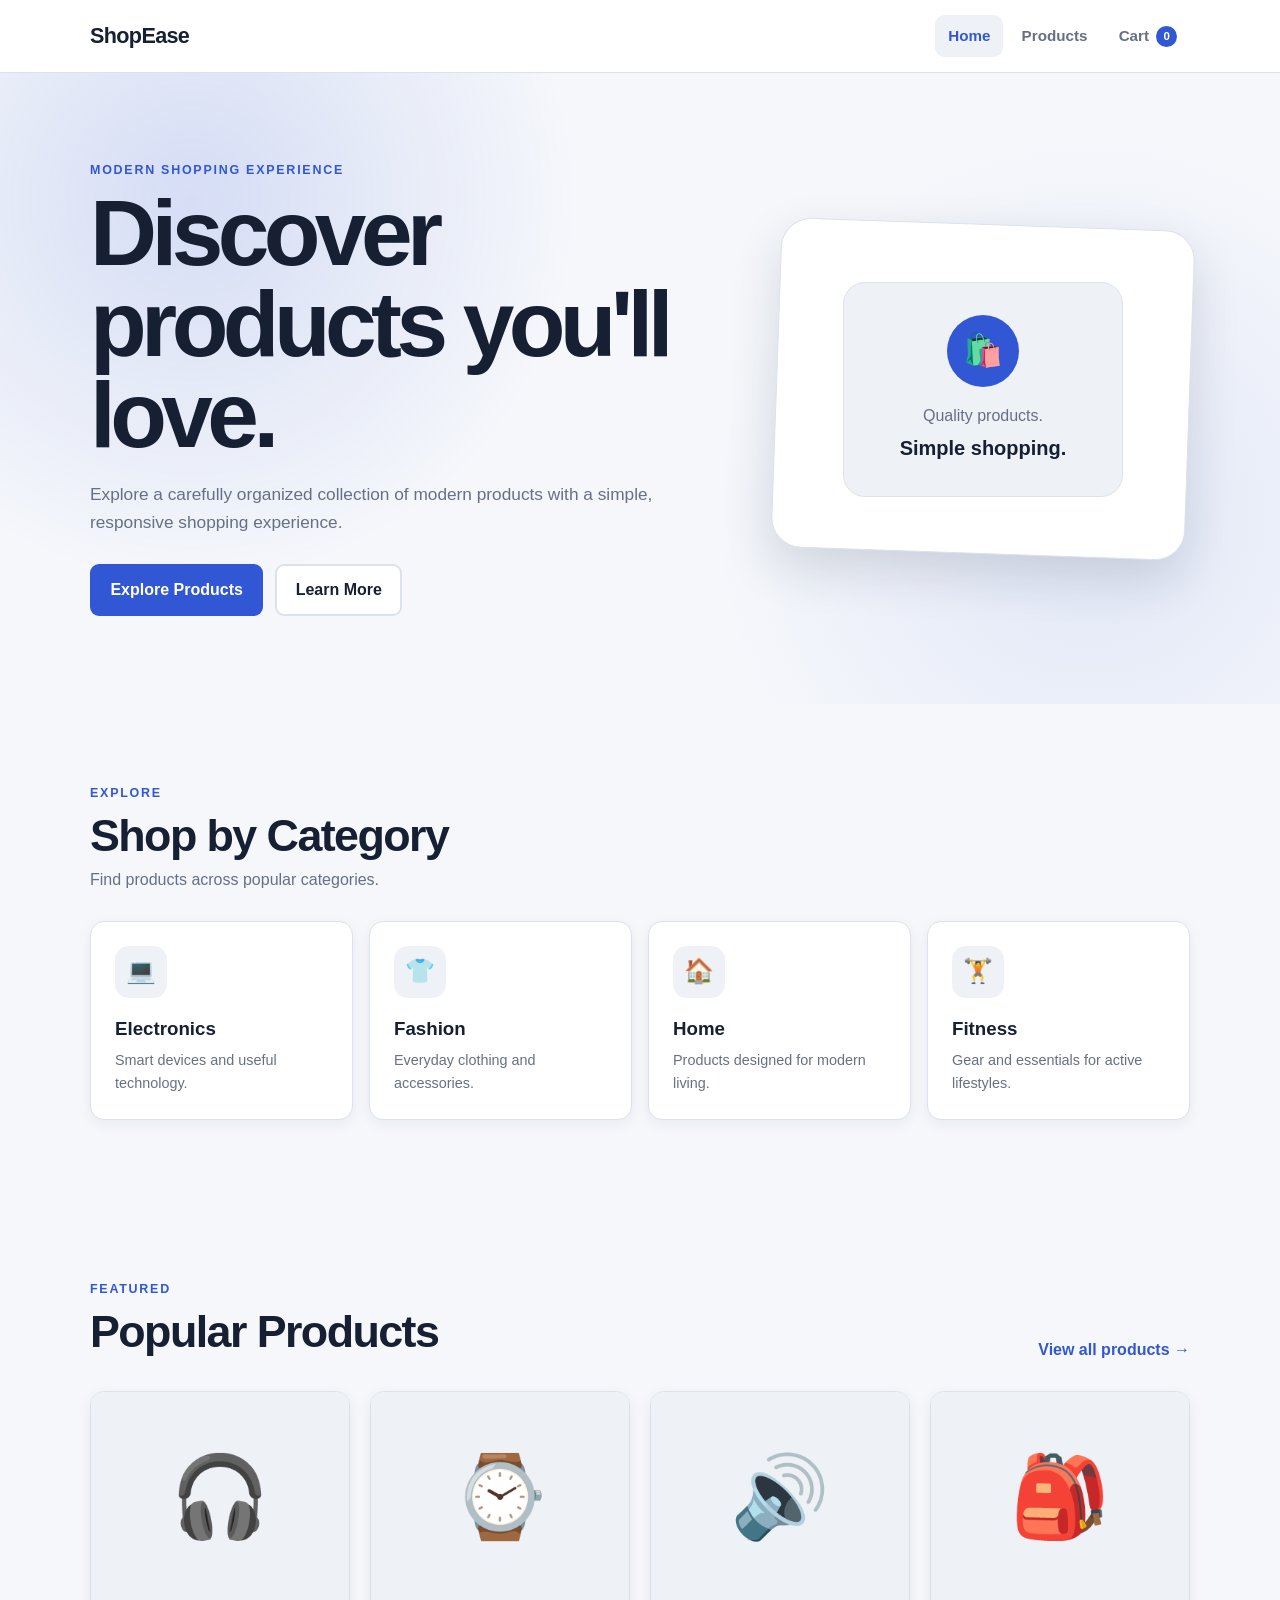
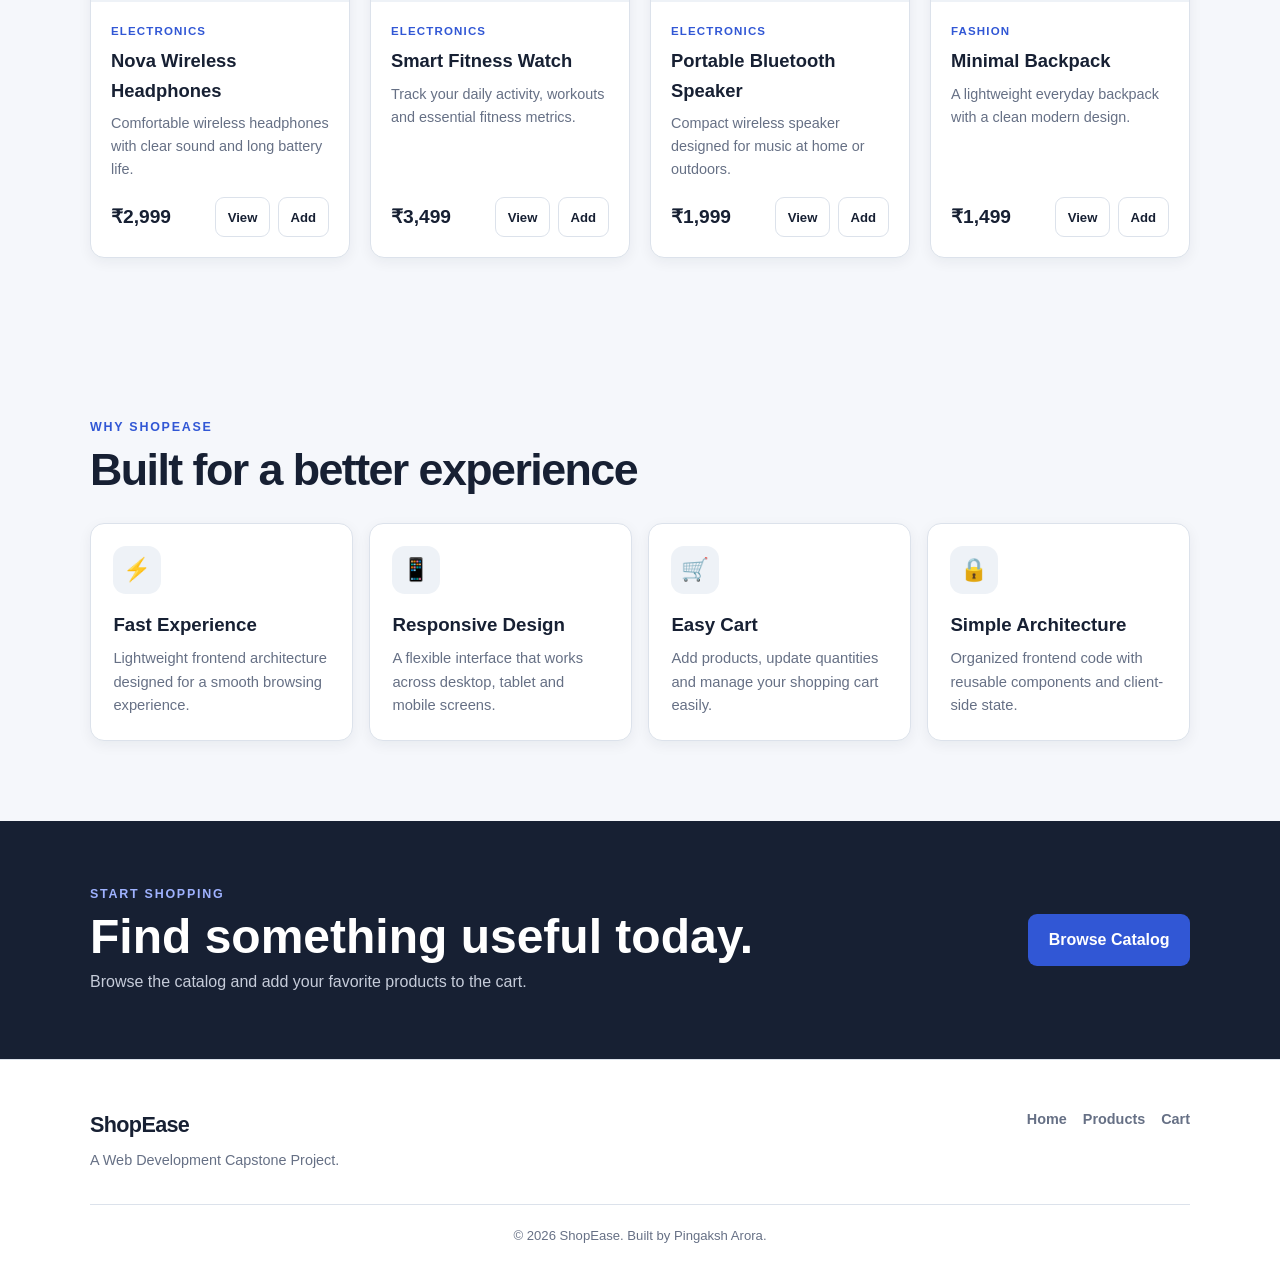
<file: index.html>
<!DOCTYPE html>
<html lang="en">

<head>
    <meta charset="UTF-8">

    <meta name="viewport"
          content="width=device-width, initial-scale=1.0">

    <meta name="description"
          content="ShopEase - A responsive e-commerce product catalog built as a web development capstone project.">

    <meta name="author"
          content="Pingaksh Arora">

    <title>ShopEase | Modern E-Commerce</title>

    <link rel="stylesheet" href="style.css">
</head>

<body>

    <!-- ==========================================
         Header / Navigation
    =========================================== -->

    <header class="site-header">

        <div class="container nav-container">

            <a href="index.html"
               class="logo"
               aria-label="ShopEase Home">
                ShopEase
            </a>

            <nav class="main-nav"
                 aria-label="Main navigation">

                <a href="index.html"
                   class="nav-link active">
                    Home
                </a>

                <a href="products.html"
                   class="nav-link">
                    Products
                </a>

                <a href="cart.html"
                   class="nav-link cart-link">
                    Cart
                    <span id="cart-count"
                          class="cart-count">
                        0
                    </span>
                </a>

            </nav>

        </div>

    </header>


    <!-- ==========================================
         Main Content
    =========================================== -->

    <main>

        <!-- Hero Section -->

        <section class="hero-section">

            <div class="container hero-content">

                <div class="hero-text">

                    <p class="eyebrow">
                        Modern Shopping Experience
                    </p>

                    <h1>
                        Discover products
                        you'll love.
                    </h1>

                    <p class="hero-description">
                        Explore a carefully organized collection
                        of modern products with a simple,
                        responsive shopping experience.
                    </p>

                    <div class="hero-actions">

                        <a href="products.html"
                           class="button primary">
                            Explore Products
                        </a>

                        <a href="#features"
                           class="button secondary">
                            Learn More
                        </a>

                    </div>

                </div>


                <div class="hero-visual"
                     aria-hidden="true">

                    <div class="hero-card">

                        <span class="hero-card-icon">
                            🛍️
                        </span>

                        <p>
                            Quality products.
                        </p>

                        <strong>
                            Simple shopping.
                        </strong>

                    </div>

                </div>

            </div>

        </section>


        <!-- Featured Categories -->

        <section class="categories-section"
                 aria-labelledby="categories-title">

            <div class="container">

                <div class="section-heading">

                    <p class="eyebrow">
                        Explore
                    </p>

                    <h2 id="categories-title">
                        Shop by Category
                    </h2>

                    <p>
                        Find products across popular categories.
                    </p>

                </div>


                <div class="category-grid">

                    <a href="products.html?category=electronics"
                       class="category-card">

                        <span class="category-icon"
                              aria-hidden="true">
                            💻
                        </span>

                        <h3>
                            Electronics
                        </h3>

                        <p>
                            Smart devices and useful technology.
                        </p>

                    </a>


                    <a href="products.html?category=fashion"
                       class="category-card">

                        <span class="category-icon"
                              aria-hidden="true">
                            👕
                        </span>

                        <h3>
                            Fashion
                        </h3>

                        <p>
                            Everyday clothing and accessories.
                        </p>

                    </a>


                    <a href="products.html?category=home"
                       class="category-card">

                        <span class="category-icon"
                              aria-hidden="true">
                            🏠
                        </span>

                        <h3>
                            Home
                        </h3>

                        <p>
                            Products designed for modern living.
                        </p>

                    </a>


                    <a href="products.html?category=fitness"
                       class="category-card">

                        <span class="category-icon"
                              aria-hidden="true">
                            🏋️
                        </span>

                        <h3>
                            Fitness
                        </h3>

                        <p>
                            Gear and essentials for active lifestyles.
                        </p>

                    </a>

                </div>

            </div>

        </section>


        <!-- Featured Products -->

        <section class="featured-section"
                 aria-labelledby="featured-title">

            <div class="container">

                <div class="section-heading section-heading-row">

                    <div>

                        <p class="eyebrow">
                            Featured
                        </p>

                        <h2 id="featured-title">
                            Popular Products
                        </h2>

                    </div>

                    <a href="products.html"
                       class="text-link">
                        View all products →
                    </a>

                </div>


                <div id="featured-products"
                     class="product-grid">

                    <!-- Products will be generated by JavaScript -->

                </div>

            </div>

        </section>


        <!-- Features -->

        <section id="features"
                 class="features-section"
                 aria-labelledby="features-title">

            <div class="container">

                <div class="section-heading">

                    <p class="eyebrow">
                        Why ShopEase
                    </p>

                    <h2 id="features-title">
                        Built for a better experience
                    </h2>

                </div>


                <div class="feature-grid">

                    <article class="feature-card">

                        <span class="feature-icon"
                              aria-hidden="true">
                            ⚡
                        </span>

                        <h3>
                            Fast Experience
                        </h3>

                        <p>
                            Lightweight frontend architecture
                            designed for a smooth browsing experience.
                        </p>

                    </article>


                    <article class="feature-card">

                        <span class="feature-icon"
                              aria-hidden="true">
                            📱
                        </span>

                        <h3>
                            Responsive Design
                        </h3>

                        <p>
                            A flexible interface that works across
                            desktop, tablet and mobile screens.
                        </p>

                    </article>


                    <article class="feature-card">

                        <span class="feature-icon"
                              aria-hidden="true">
                            🛒
                        </span>

                        <h3>
                            Easy Cart
                        </h3>

                        <p>
                            Add products, update quantities and
                            manage your shopping cart easily.
                        </p>

                    </article>


                    <article class="feature-card">

                        <span class="feature-icon"
                              aria-hidden="true">
                            🔒
                        </span>

                        <h3>
                            Simple Architecture
                        </h3>

                        <p>
                            Organized frontend code with reusable
                            components and client-side state.
                        </p>

                    </article>

                </div>

            </div>

        </section>


        <!-- Call To Action -->

        <section class="cta-section">

            <div class="container cta-content">

                <div>

                    <p class="eyebrow">
                        Start Shopping
                    </p>

                    <h2>
                        Find something useful today.
                    </h2>

                    <p>
                        Browse the catalog and add your
                        favorite products to the cart.
                    </p>

                </div>

                <a href="products.html"
                   class="button primary">
                    Browse Catalog
                </a>

            </div>

        </section>

    </main>


    <!-- ==========================================
         Footer
    =========================================== -->

    <footer class="site-footer">

        <div class="container footer-content">

            <div>

                <a href="index.html"
                   class="logo">
                    ShopEase
                </a>

                <p>
                    A Web Development Capstone Project.
                </p>

            </div>


            <div class="footer-links">

                <a href="index.html">
                    Home
                </a>

                <a href="products.html">
                    Products
                </a>

                <a href="cart.html">
                    Cart
                </a>

            </div>

        </div>


        <div class="container footer-bottom">

            <p>
                © 2026 ShopEase. Built by Pingaksh Arora.
            </p>

        </div>

    </footer>


    <!-- JavaScript -->

    <script src="script.js"></script>

</body>

</html>
</file>
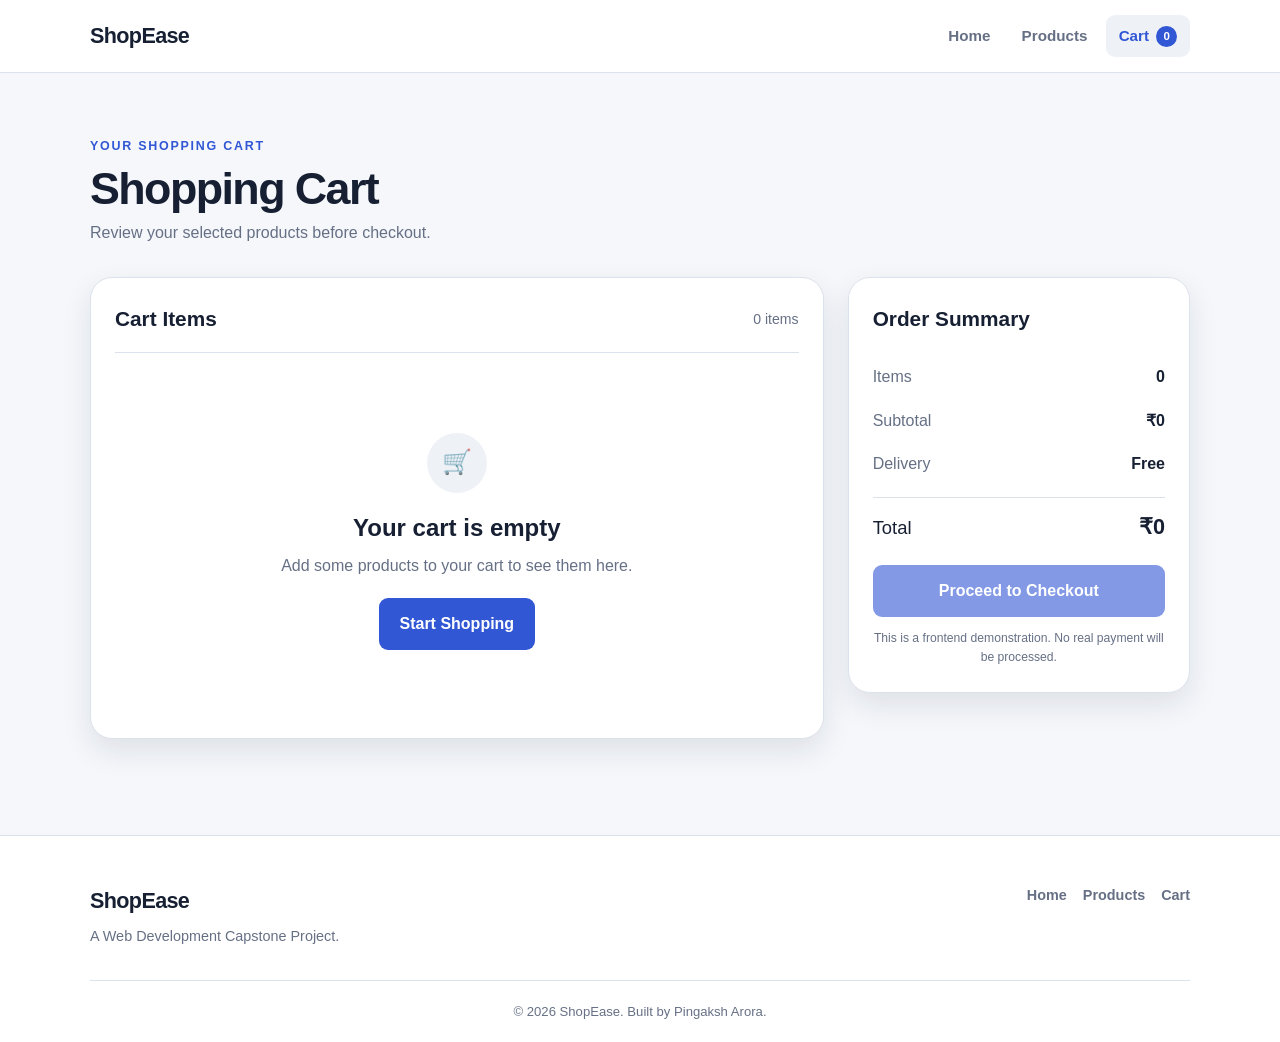
<file: cart.html>
<!DOCTYPE html>
<html lang="en">

<head>
    <meta charset="UTF-8">

    <meta name="viewport"
          content="width=device-width, initial-scale=1.0">

    <meta name="description"
          content="View and manage your ShopEase shopping cart.">

    <meta name="author"
          content="Pingaksh Arora">

    <title>ShopEase | Shopping Cart</title>

    <link rel="stylesheet" href="style.css">
</head>

<body>

    <!-- ==========================================
         Header / Navigation
    =========================================== -->

    <header class="site-header">

        <div class="container nav-container">

            <a href="index.html"
               class="logo"
               aria-label="ShopEase Home">
                ShopEase
            </a>

            <nav class="main-nav"
                 aria-label="Main navigation">

                <a href="index.html"
                   class="nav-link">
                    Home
                </a>

                <a href="products.html"
                   class="nav-link">
                    Products
                </a>

                <a href="cart.html"
                   class="nav-link active cart-link">
                    Cart
                    <span id="cart-count"
                          class="cart-count">
                        0
                    </span>
                </a>

            </nav>

        </div>

    </header>


    <!-- ==========================================
         Main Content
    =========================================== -->

    <main>

        <section class="cart-section"
                 aria-labelledby="cart-title">

            <div class="container">

                <!-- Page Heading -->

                <div class="page-heading">

                    <p class="eyebrow">
                        Your Shopping Cart
                    </p>

                    <h1 id="cart-title">
                        Shopping Cart
                    </h1>

                    <p>
                        Review your selected products before checkout.
                    </p>

                </div>


                <!-- Cart Layout -->

                <div class="cart-layout">


                    <!-- Cart Items -->

                    <div class="cart-items-container">

                        <div class="cart-items-header">

                            <h2>
                                Cart Items
                            </h2>

                            <span id="cart-items-count">
                                0 items
                            </span>

                        </div>


                        <div id="cart-items"
                             class="cart-items">

                            <!-- Cart items generated by JavaScript -->

                        </div>


                        <!-- Empty Cart -->

                        <div id="empty-cart"
                             class="empty-state hidden">

                            <div class="empty-icon"
                                 aria-hidden="true">
                                🛒
                            </div>

                            <h2>
                                Your cart is empty
                            </h2>

                            <p>
                                Add some products to your cart
                                to see them here.
                            </p>

                            <a href="products.html"
                               class="button primary">
                                Start Shopping
                            </a>

                        </div>

                    </div>


                    <!-- Order Summary -->

                    <aside class="cart-summary"
                           aria-labelledby="summary-title">

                        <h2 id="summary-title">
                            Order Summary
                        </h2>


                        <div class="summary-row">

                            <span>
                                Items
                            </span>

                            <span id="summary-items">
                                0
                            </span>

                        </div>


                        <div class="summary-row">

                            <span>
                                Subtotal
                            </span>

                            <span>
                                ₹<span id="cart-subtotal">
                                    0
                                </span>
                            </span>

                        </div>


                        <div class="summary-row">

                            <span>
                                Delivery
                            </span>

                            <span>
                                Free
                            </span>

                        </div>


                        <div class="summary-divider">
                        </div>


                        <div class="summary-total">

                            <span>
                                Total
                            </span>

                            <strong>
                                ₹<span id="cart-total">
                                    0
                                </span>
                            </strong>

                        </div>


                        <button
                            id="checkout-button"
                            class="button primary checkout-button"
                            type="button">

                            Proceed to Checkout

                        </button>


                        <p class="checkout-note">
                            This is a frontend demonstration.
                            No real payment will be processed.
                        </p>

                    </aside>

                </div>

            </div>

        </section>

    </main>


    <!-- ==========================================
         Footer
    =========================================== -->

    <footer class="site-footer">

        <div class="container footer-content">

            <div>

                <a href="index.html"
                   class="logo">
                    ShopEase
                </a>

                <p>
                    A Web Development Capstone Project.
                </p>

            </div>


            <div class="footer-links">

                <a href="index.html">
                    Home
                </a>

                <a href="products.html">
                    Products
                </a>

                <a href="cart.html">
                    Cart
                </a>

            </div>

        </div>


        <div class="container footer-bottom">

            <p>
                © 2026 ShopEase. Built by Pingaksh Arora.
            </p>

        </div>

    </footer>


    <!-- JavaScript -->

    <script src="script.js"></script>

</body>

</html>
</file>
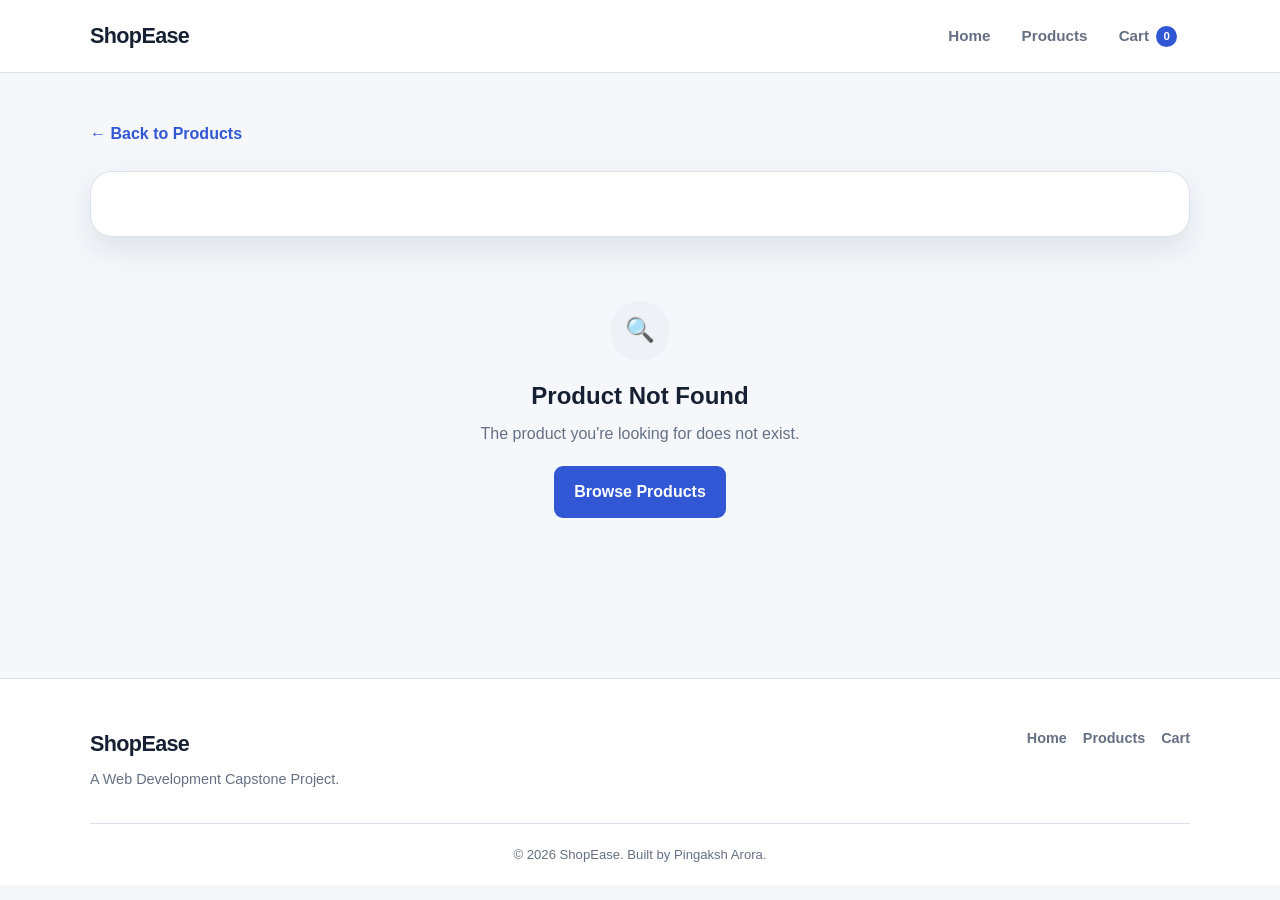
<file: product.html>
<!DOCTYPE html>
<html lang="en">

<head>
    <meta charset="UTF-8">

    <meta name="viewport"
          content="width=device-width, initial-scale=1.0">

    <meta name="description"
          content="View product details and add products to your ShopEase cart.">

    <meta name="author"
          content="Pingaksh Arora">

    <title>ShopEase | Product Details</title>

    <link rel="stylesheet" href="style.css">
</head>

<body>

    <!-- Header -->

    <header class="site-header">

        <div class="container nav-container">

            <a href="index.html"
               class="logo"
               aria-label="ShopEase Home">
                ShopEase
            </a>

            <nav class="main-nav"
                 aria-label="Main navigation">

                <a href="index.html"
                   class="nav-link">
                    Home
                </a>

                <a href="products.html"
                   class="nav-link">
                    Products
                </a>

                <a href="cart.html"
                   class="nav-link cart-link">
                    Cart
                    <span id="cart-count"
                          class="cart-count">
                        0
                    </span>
                </a>

            </nav>

        </div>

    </header>


    <!-- Main -->

    <main>

        <section class="product-detail-section">

            <div class="container">

                <a href="products.html"
                   class="back-link">
                    ← Back to Products
                </a>


                <!-- Product Details -->

                <div id="product-detail"
                     class="product-detail">

                    <!-- Product content generated by JavaScript -->

                </div>


                <!-- Product Not Found -->

                <div id="product-not-found"
                     class="empty-state hidden">

                    <div class="empty-icon"
                         aria-hidden="true">
                        🔍
                    </div>

                    <h2>
                        Product Not Found
                    </h2>

                    <p>
                        The product you're looking for does not exist.
                    </p>

                    <a href="products.html"
                       class="button primary">
                        Browse Products
                    </a>

                </div>

            </div>

        </section>

    </main>


    <!-- Footer -->

    <footer class="site-footer">

        <div class="container footer-content">

            <div>

                <a href="index.html"
                   class="logo">
                    ShopEase
                </a>

                <p>
                    A Web Development Capstone Project.
                </p>

            </div>


            <div class="footer-links">

                <a href="index.html">
                    Home
                </a>

                <a href="products.html">
                    Products
                </a>

                <a href="cart.html">
                    Cart
                </a>

            </div>

        </div>


        <div class="container footer-bottom">

            <p>
                © 2026 ShopEase. Built by Pingaksh Arora.
            </p>

        </div>

    </footer>


    <!-- JavaScript -->

    <script src="script.js"></script>

</body>

</html>
</file>
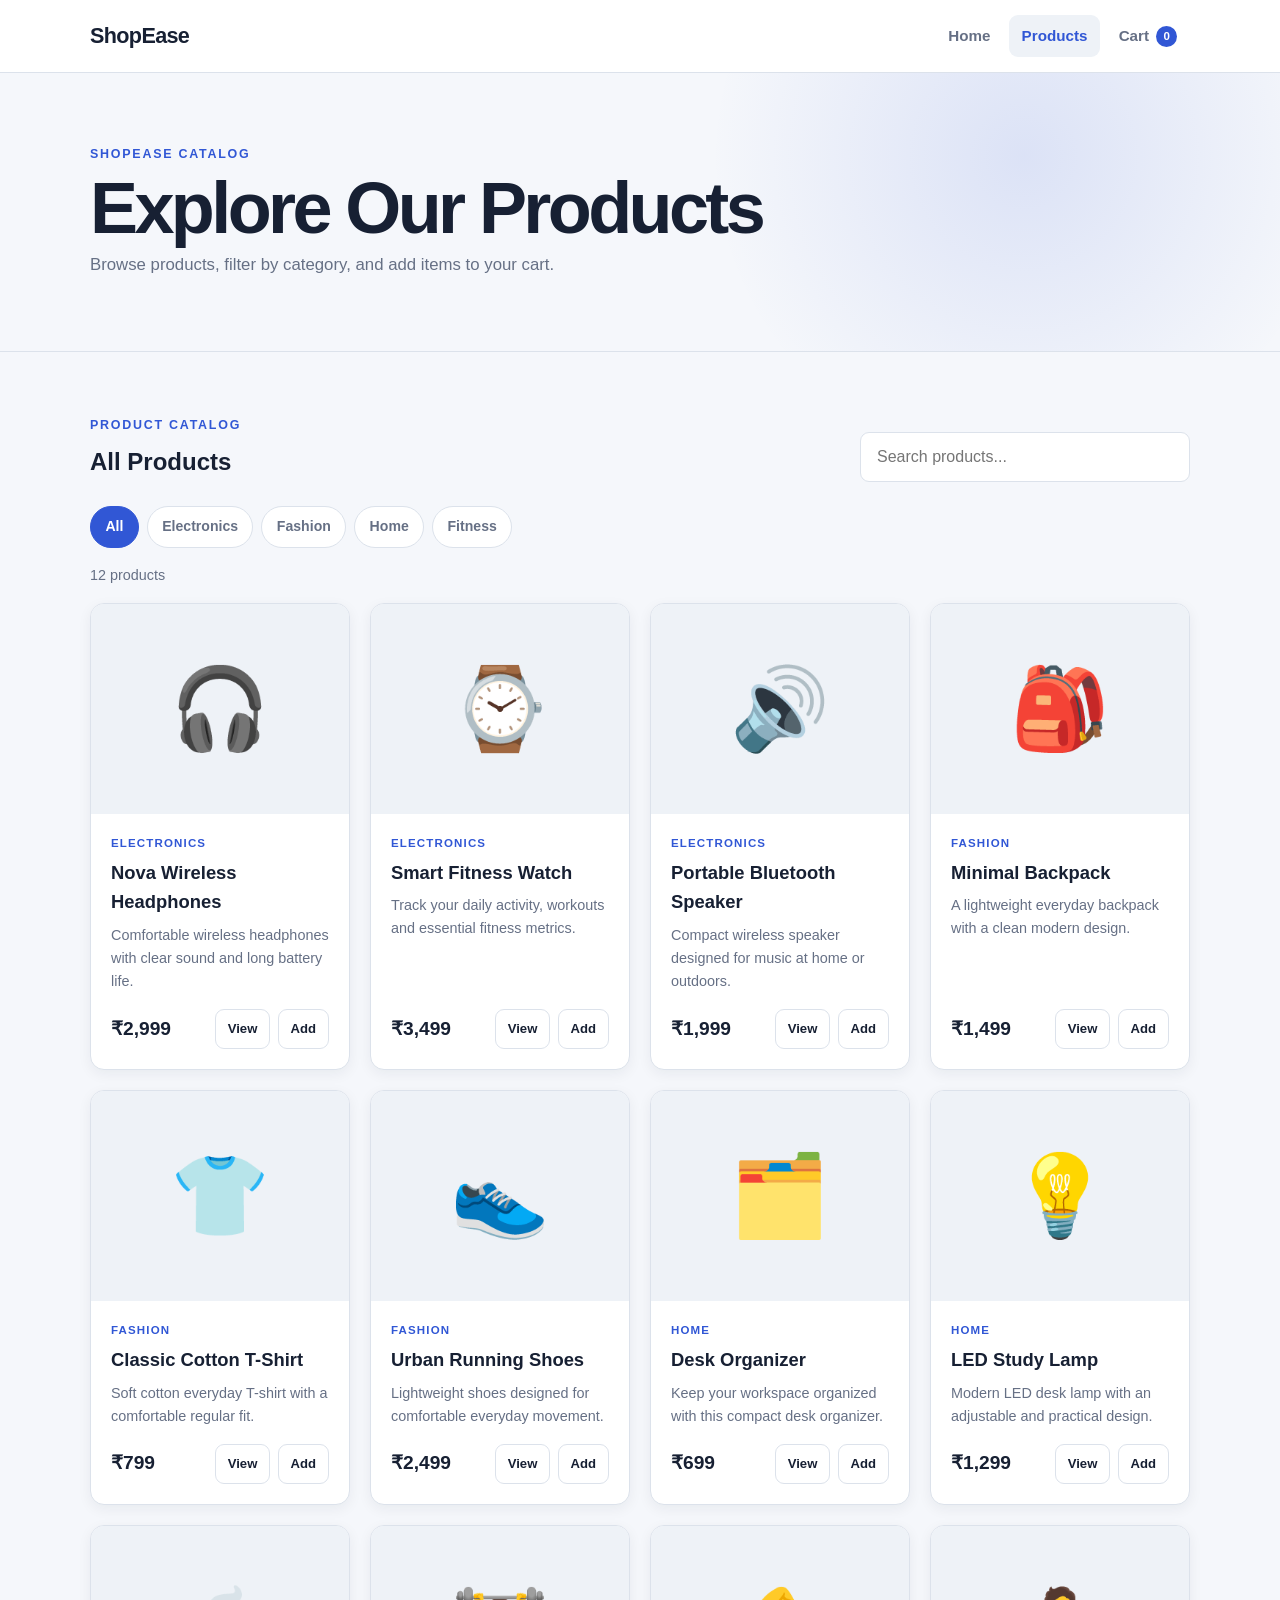
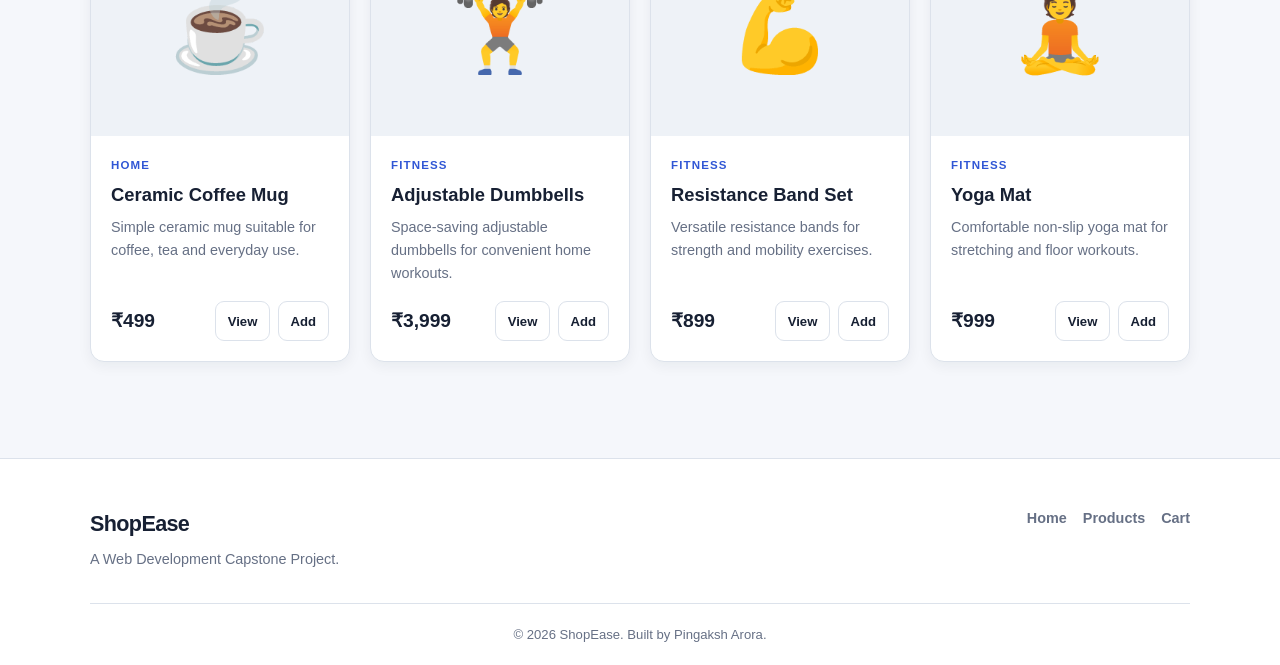
<file: products.html>
<!DOCTYPE html>
<html lang="en">

<head>
    <meta charset="UTF-8">

    <meta name="viewport"
          content="width=device-width, initial-scale=1.0">

    <meta name="description"
          content="Browse the ShopEase product catalog.">

    <meta name="author"
          content="Pingaksh Arora">

    <title>ShopEase | Products</title>

    <link rel="stylesheet" href="style.css">
</head>

<body>

    <!-- Header -->

    <header class="site-header">

        <div class="container nav-container">

            <a href="index.html"
               class="logo"
               aria-label="ShopEase Home">
                ShopEase
            </a>

            <nav class="main-nav"
                 aria-label="Main navigation">

                <a href="index.html"
                   class="nav-link">
                    Home
                </a>

                <a href="products.html"
                   class="nav-link active">
                    Products
                </a>

                <a href="cart.html"
                   class="nav-link cart-link">
                    Cart
                    <span id="cart-count"
                          class="cart-count">
                        0
                    </span>
                </a>

            </nav>

        </div>

    </header>


    <!-- Main -->

    <main>

        <!-- Products Hero -->

        <section class="page-hero">

            <div class="container">

                <p class="eyebrow">
                    ShopEase Catalog
                </p>

                <h1>
                    Explore Our Products
                </h1>

                <p>
                    Browse products, filter by category,
                    and add items to your cart.
                </p>

            </div>

        </section>


        <!-- Products Section -->

        <section class="products-section"
                 aria-labelledby="products-title">

            <div class="container">

                <div class="catalog-toolbar">

                    <div>

                        <p class="eyebrow">
                            Product Catalog
                        </p>

                        <h2 id="products-title">
                            All Products
                        </h2>

                    </div>


                    <!-- Search -->

                    <div class="catalog-search">

                        <label for="product-search"
                               class="sr-only">
                            Search products
                        </label>

                        <input
                            type="search"
                            id="product-search"
                            placeholder="Search products..."
                            autocomplete="off"
                        >

                    </div>

                </div>


                <!-- Filters -->

                <div class="category-filters"
                     role="group"
                     aria-label="Product categories">

                    <button
                        type="button"
                        class="category-filter active"
                        data-category="all">
                        All
                    </button>

                    <button
                        type="button"
                        class="category-filter"
                        data-category="electronics">
                        Electronics
                    </button>

                    <button
                        type="button"
                        class="category-filter"
                        data-category="fashion">
                        Fashion
                    </button>

                    <button
                        type="button"
                        class="category-filter"
                        data-category="home">
                        Home
                    </button>

                    <button
                        type="button"
                        class="category-filter"
                        data-category="fitness">
                        Fitness
                    </button>

                </div>


                <!-- Product Count -->

                <div class="catalog-status"
                     aria-live="polite">

                    <span id="product-count">
                        0 products
                    </span>

                </div>


                <!-- Product Grid -->

                <div id="products-grid"
                     class="product-grid">

                    <!-- Products generated by JavaScript -->

                </div>


                <!-- Empty Search State -->

                <div id="products-empty"
                     class="empty-state hidden">

                    <div class="empty-icon"
                         aria-hidden="true">
                        🔍
                    </div>

                    <h3>
                        No products found
                    </h3>

                    <p>
                        Try a different search term or category.
                    </p>

                </div>

            </div>

        </section>

    </main>


    <!-- Footer -->

    <footer class="site-footer">

        <div class="container footer-content">

            <div>

                <a href="index.html"
                   class="logo">
                    ShopEase
                </a>

                <p>
                    A Web Development Capstone Project.
                </p>

            </div>


            <div class="footer-links">

                <a href="index.html">
                    Home
                </a>

                <a href="products.html">
                    Products
                </a>

                <a href="cart.html">
                    Cart
                </a>

            </div>

        </div>


        <div class="container footer-bottom">

            <p>
                © 2026 ShopEase. Built by Pingaksh Arora.
            </p>

        </div>

    </footer>


    <!-- JavaScript -->

    <script src="script.js"></script>

</body>

</html>
</file>
<file: style.css>
:root {
    --bg: #f5f7fb;
    --surface: #ffffff;
    --surface-alt: #eef2f7;
    --text: #172033;
    --text-secondary: #667085;
    --primary: #3157d5;
    --primary-dark: #2444ad;
    --success: #16835b;
    --danger: #c93636;
    --border: #dce2eb;

    --shadow-sm: 0 4px 14px rgba(23, 32, 51, 0.06);
    --shadow-md: 0 12px 30px rgba(23, 32, 51, 0.10);
    --shadow-lg: 0 20px 50px rgba(23, 32, 51, 0.14);

    --radius-sm: 9px;
    --radius-md: 14px;
    --radius-lg: 22px;

    --max-width: 1100px;
    --transition: 0.2s ease;
}

/* ==========================================
   Reset
========================================== */

* {
    box-sizing: border-box;
    margin: 0;
    padding: 0;
}

html {
    scroll-behavior: smooth;
}

body {
    min-height: 100vh;
    font-family:
        Inter,
        -apple-system,
        BlinkMacSystemFont,
        "Segoe UI",
        Arial,
        Helvetica,
        sans-serif;
    line-height: 1.6;
    color: var(--text);
    background: var(--bg);
}

a {
    color: inherit;
    text-decoration: none;
}

button,
input {
    font: inherit;
}

button {
    cursor: pointer;
}

button:disabled {
    cursor: not-allowed;
    opacity: 0.6;
}

img {
    display: block;
    max-width: 100%;
}

ul {
    list-style: none;
}

.container {
    width: min(calc(100% - 2rem), var(--max-width));
    margin-inline: auto;
}

.hidden {
    display: none !important;
}

button:focus-visible,
a:focus-visible,
input:focus-visible {
    outline: 3px solid #f0a500;
    outline-offset: 3px;
}

/* ==========================================
   Accessibility
========================================== */

.sr-only {
    position: absolute;
    width: 1px;
    height: 1px;
    padding: 0;
    margin: -1px;
    overflow: hidden;
    clip: rect(0, 0, 0, 0);
    white-space: nowrap;
    border: 0;
}

/* ==========================================
   Header
========================================== */

.site-header {
    position: sticky;
    top: 0;
    z-index: 100;

    background: rgba(255, 255, 255, 0.94);

    border-bottom: 1px solid var(--border);

    backdrop-filter: blur(12px);
}

.nav-container {
    display: flex;
    align-items: center;
    justify-content: space-between;

    min-height: 72px;

    gap: 1rem;
}

.logo {
    color: var(--text);

    font-size: 1.35rem;
    font-weight: 900;

    letter-spacing: -0.03em;
}

.main-nav {
    display: flex;
    align-items: center;

    gap: 0.35rem;
}

.nav-link {
    position: relative;

    padding: 0.55rem 0.8rem;

    border-radius: var(--radius-sm);

    color: var(--text-secondary);

    font-size: 0.95rem;
    font-weight: 700;

    transition:
        background-color var(--transition),
        color var(--transition);
}

.nav-link:hover,
.nav-link.active {
    background: var(--surface-alt);
    color: var(--primary);
}

.cart-link {
    display: inline-flex;
    align-items: center;
    gap: 0.45rem;
}

.cart-count {
    display: inline-grid;
    place-items: center;

    min-width: 21px;
    height: 21px;

    padding: 0 0.3rem;

    border-radius: 999px;

    background: var(--primary);
    color: #ffffff;

    font-size: 0.72rem;
    font-weight: 800;
}

/* ==========================================
   Common Typography
========================================== */

.eyebrow {
    margin-bottom: 0.45rem;

    color: var(--primary);

    font-size: 0.78rem;
    font-weight: 800;

    letter-spacing: 0.14em;
    text-transform: uppercase;
}

.section-heading {
    margin-bottom: 1.75rem;
}

.section-heading h2,
.page-heading h1 {
    margin-bottom: 0.4rem;

    font-size: clamp(1.9rem, 5vw, 2.8rem);
    line-height: 1.1;

    letter-spacing: -0.035em;
}

.section-heading > p:last-child,
.page-heading > p:last-child {
    color: var(--text-secondary);
}

/* ==========================================
   Buttons
========================================== */

.button {
    display: inline-flex;
    align-items: center;
    justify-content: center;

    min-height: 48px;

    padding: 0.7rem 1.15rem;

    border: 2px solid transparent;
    border-radius: var(--radius-sm);

    font-weight: 750;

    transition:
        transform var(--transition),
        background-color var(--transition),
        border-color var(--transition),
        box-shadow var(--transition);
}

.button:hover {
    transform: translateY(-2px);
    box-shadow: var(--shadow-sm);
}

.button.primary {
    background: var(--primary);
    color: #ffffff;
}

.button.primary:hover {
    background: var(--primary-dark);
}

.button.secondary {
    border-color: var(--border);
    background: var(--surface);
    color: var(--text);
}

.button.secondary:hover {
    border-color: var(--primary);
    color: var(--primary);
}

.text-link {
    color: var(--primary);
    font-weight: 750;
}

.text-link:hover {
    text-decoration: underline;
}

/* ==========================================
   Hero
========================================== */

.hero-section {
    padding: 5.5rem 0;

    background:
        radial-gradient(
            circle at 15% 20%,
            rgba(49, 87, 213, 0.16),
            transparent 32%
        ),
        radial-gradient(
            circle at 85% 70%,
            rgba(49, 87, 213, 0.10),
            transparent 32%
        );
}

.hero-content {
    display: grid;

    grid-template-columns:
        minmax(0, 1.2fr)
        minmax(280px, 0.8fr);

    align-items: center;

    gap: 4rem;
}

.hero-text h1 {
    max-width: 720px;

    margin-bottom: 1.25rem;

    font-size: clamp(3rem, 8vw, 5.8rem);
    line-height: 0.98;

    letter-spacing: -0.06em;
}

.hero-description {
    max-width: 650px;

    color: var(--text-secondary);

    font-size: 1.08rem;
}

.hero-actions {
    display: flex;
    flex-wrap: wrap;

    gap: 0.75rem;

    margin-top: 1.75rem;
}

.hero-visual {
    display: grid;
    place-items: center;

    min-height: 330px;

    border: 1px solid var(--border);
    border-radius: 30px;

    background: var(--surface);

    box-shadow: var(--shadow-lg);

    transform: rotate(2deg);
}

.hero-card {
    width: min(75%, 280px);

    padding: 2rem;

    border: 1px solid var(--border);
    border-radius: var(--radius-lg);

    background: var(--surface-alt);

    text-align: center;

    transform: rotate(-2deg);
}

.hero-card-icon {
    display: grid;
    place-items: center;

    width: 72px;
    height: 72px;

    margin: 0 auto 1rem;

    border-radius: 50%;

    background: var(--primary);

    font-size: 2rem;
}

.hero-card p {
    margin-bottom: 0.2rem;

    color: var(--text-secondary);
}

.hero-card strong {
    font-size: 1.25rem;
}

/* ==========================================
   Categories
========================================== */

.categories-section,
.featured-section,
.features-section {
    padding: 5rem 0;
}

.category-grid {
    display: grid;

    grid-template-columns:
        repeat(4, minmax(0, 1fr));

    gap: 1rem;
}

.category-card {
    padding: 1.5rem;

    border: 1px solid var(--border);
    border-radius: var(--radius-md);

    background: var(--surface);

    box-shadow: var(--shadow-sm);

    transition:
        transform var(--transition),
        border-color var(--transition),
        box-shadow var(--transition);
}

.category-card:hover {
    transform: translateY(-5px);

    border-color: var(--primary);

    box-shadow: var(--shadow-md);
}

.category-icon {
    display: grid;
    place-items: center;

    width: 52px;
    height: 52px;

    margin-bottom: 1rem;

    border-radius: 14px;

    background: var(--surface-alt);

    font-size: 1.5rem;
}

.category-card h3 {
    margin-bottom: 0.35rem;
}

.category-card p {
    color: var(--text-secondary);

    font-size: 0.9rem;
}

/* ==========================================
   Section Heading Row
========================================== */

.section-heading-row {
    display: flex;
    align-items: flex-end;
    justify-content: space-between;

    gap: 1rem;
}

/* ==========================================
   Product Grid
========================================== */

.product-grid {
    display: grid;

    grid-template-columns:
        repeat(
            auto-fit,
            minmax(220px, 1fr)
        );

    gap: 1.25rem;
}

.product-card {
    display: flex;
    flex-direction: column;

    overflow: hidden;

    border: 1px solid var(--border);
    border-radius: var(--radius-md);

    background: var(--surface);

    box-shadow: var(--shadow-sm);

    transition:
        transform var(--transition),
        border-color var(--transition),
        box-shadow var(--transition);
}

.product-card:hover {
    transform: translateY(-5px);

    border-color: var(--primary);

    box-shadow: var(--shadow-md);
}

.product-image {
    display: grid;
    place-items: center;

    min-height: 210px;

    padding: 2rem;

    background: var(--surface-alt);

    font-size: 5rem;
}

.product-content {
    display: flex;
    flex: 1;
    flex-direction: column;

    padding: 1.25rem;
}

.product-category {
    margin-bottom: 0.35rem;

    color: var(--primary);

    font-size: 0.72rem;
    font-weight: 800;

    letter-spacing: 0.1em;
    text-transform: uppercase;
}

.product-title {
    margin-bottom: 0.45rem;

    font-size: 1.15rem;
}

.product-description {
    margin-bottom: 1rem;

    color: var(--text-secondary);

    font-size: 0.9rem;
}

.product-bottom {
    display: flex;
    align-items: center;
    justify-content: space-between;

    gap: 0.75rem;

    margin-top: auto;
}

.product-price {
    color: var(--text);

    font-size: 1.2rem;
    font-weight: 850;
}

.product-actions {
    display: flex;
    gap: 0.45rem;
}

.small-button {
    display: inline-flex;
    align-items: center;
    justify-content: center;

    min-height: 40px;

    padding: 0.5rem 0.75rem;

    border: 1px solid var(--border);
    border-radius: var(--radius-sm);

    background: var(--surface);

    color: var(--text);

    font-size: 0.82rem;
    font-weight: 750;

    transition:
        background-color var(--transition),
        border-color var(--transition),
        color var(--transition);
}

.small-button:hover {
    border-color: var(--primary);
    color: var(--primary);
}

.small-button.primary {
    border-color: var(--primary);

    background: var(--primary);
    color: #ffffff;
}

.small-button.primary:hover {
    background: var(--primary-dark);
}

/* ==========================================
   Features
========================================== */

.feature-grid {
    display: grid;

    grid-template-columns:
        repeat(4, minmax(0, 1fr));

    gap: 1rem;
}

.feature-card {
    padding: 1.4rem;

    border: 1px solid var(--border);
    border-radius: var(--radius-md);

    background: var(--surface);

    box-shadow: var(--shadow-sm);

    transition:
        transform var(--transition),
        border-color var(--transition),
        box-shadow var(--transition);
}

.feature-card:hover {
    transform: translateY(-4px);

    border-color: var(--primary);

    box-shadow: var(--shadow-md);
}

.feature-icon {
    display: grid;
    place-items: center;

    width: 48px;
    height: 48px;

    margin-bottom: 1rem;

    border-radius: 13px;

    background: var(--surface-alt);

    font-size: 1.4rem;
}

.feature-card h3 {
    margin-bottom: 0.45rem;
}

.feature-card p {
    color: var(--text-secondary);

    font-size: 0.92rem;
}

/* ==========================================
   CTA
========================================== */

.cta-section {
    padding: 4rem 0;

    background: var(--text);
    color: #ffffff;
}

.cta-content {
    display: flex;
    align-items: center;
    justify-content: space-between;

    gap: 2rem;
}

.cta-content .eyebrow {
    color: #9fb2ff;
}

.cta-content h2 {
    margin-bottom: 0.4rem;

    font-size: clamp(2rem, 5vw, 3rem);

    line-height: 1.05;
}

.cta-content p:last-child {
    color: #c6ccda;
}

/* ==========================================
   Page Hero
========================================== */

.page-hero {
    padding: 4.5rem 0;

    border-bottom: 1px solid var(--border);

    background:
        radial-gradient(
            circle at 80% 30%,
            rgba(49, 87, 213, 0.13),
            transparent 30%
        );
}

.page-hero h1 {
    margin-bottom: 0.5rem;

    font-size: clamp(2.5rem, 7vw, 4.5rem);

    line-height: 1;
    letter-spacing: -0.05em;
}

.page-hero p:last-child {
    color: var(--text-secondary);

    font-size: 1.05rem;
}

/* ==========================================
   Products Page
========================================== */

.products-section {
    padding: 4rem 0 6rem;
}

.catalog-toolbar {
    display: flex;
    align-items: flex-end;
    justify-content: space-between;

    gap: 1.5rem;

    margin-bottom: 1.5rem;
}

.catalog-search {
    width: min(100%, 330px);
}

.catalog-search input {
    width: 100%;
    min-height: 48px;

    padding: 0.7rem 1rem;

    border: 1px solid var(--border);
    border-radius: var(--radius-sm);

    background: var(--surface);
    color: var(--text);
}

.catalog-search input:focus {
    border-color: var(--primary);

    box-shadow:
        0 0 0 3px rgba(49, 87, 213, 0.14);

    outline: none;
}

.category-filters {
    display: flex;
    flex-wrap: wrap;

    gap: 0.5rem;

    margin-bottom: 1rem;
}

.category-filter {
    padding: 0.55rem 0.9rem;

    border: 1px solid var(--border);
    border-radius: 999px;

    background: var(--surface);
    color: var(--text-secondary);

    font-size: 0.88rem;
    font-weight: 750;
}

.category-filter:hover {
    border-color: var(--primary);
    color: var(--primary);
}

.category-filter.active {
    border-color: var(--primary);

    background: var(--primary);
    color: #ffffff;
}

.catalog-status {
    margin-bottom: 1rem;

    color: var(--text-secondary);

    font-size: 0.9rem;
}

/* ==========================================
   Product Details
========================================== */

.product-detail-section {
    padding: 3rem 0 6rem;
}

.back-link {
    display: inline-block;

    margin-bottom: 1.5rem;

    color: var(--primary);
    font-weight: 750;
}

.back-link:hover {
    text-decoration: underline;
}

.product-detail {
    display: grid;

    grid-template-columns:
        minmax(0, 0.9fr)
        minmax(0, 1.1fr);

    gap: 3rem;

    padding: clamp(1.25rem, 4vw, 2rem);

    border: 1px solid var(--border);
    border-radius: var(--radius-lg);

    background: var(--surface);

    box-shadow: var(--shadow-md);
}

.product-detail-image {
    display: grid;
    place-items: center;

    min-height: 420px;

    border-radius: var(--radius-md);

    background: var(--surface-alt);

    font-size: 9rem;
}

.product-detail-content {
    display: flex;
    flex-direction: column;

    justify-content: center;
}

.product-detail-content h1 {
    margin-bottom: 0.75rem;

    font-size: clamp(2rem, 5vw, 3.4rem);

    line-height: 1.05;
    letter-spacing: -0.04em;
}

.product-detail-category {
    margin-bottom: 0.5rem;

    color: var(--primary);

    font-size: 0.78rem;
    font-weight: 800;

    letter-spacing: 0.12em;
    text-transform: uppercase;
}

.product-detail-description {
    margin-bottom: 1.5rem;

    color: var(--text-secondary);

    font-size: 1rem;
}

.product-detail-price {
    margin-bottom: 1.5rem;

    font-size: 2rem;
    font-weight: 900;
}

.product-detail-actions {
    display: flex;
    flex-wrap: wrap;

    gap: 0.75rem;
}

/* ==========================================
   Cart
========================================== */

.cart-section {
    padding: 4rem 0 6rem;
}

.page-heading {
    margin-bottom: 2rem;
}

.cart-layout {
    display: grid;

    grid-template-columns:
        minmax(0, 1.5fr)
        minmax(280px, 0.7fr);

    align-items: start;

    gap: 1.5rem;
}

.cart-items-container,
.cart-summary {
    border: 1px solid var(--border);
    border-radius: var(--radius-lg);

    background: var(--surface);

    box-shadow: var(--shadow-md);
}

.cart-items-container {
    padding: 1.5rem;
}

.cart-items-header {
    display: flex;
    align-items: center;
    justify-content: space-between;

    gap: 1rem;

    padding-bottom: 1rem;

    border-bottom: 1px solid var(--border);
}

.cart-items-header h2,
.cart-summary h2 {
    font-size: 1.3rem;
}

.cart-items-header span {
    color: var(--text-secondary);

    font-size: 0.88rem;
}

.cart-items {
    display: grid;

    gap: 0.85rem;

    padding-top: 1rem;
}

.cart-item {
    display: grid;

    grid-template-columns:
        80px
        minmax(0, 1fr)
        auto;

    align-items: center;

    gap: 1rem;

    padding: 1rem;

    border: 1px solid var(--border);
    border-radius: var(--radius-md);

    background: var(--surface);
}

.cart-item-image {
    display: grid;
    place-items: center;

    width: 80px;
    height: 80px;

    border-radius: 12px;

    background: var(--surface-alt);

    font-size: 2.5rem;
}

.cart-item-info h3 {
    margin-bottom: 0.2rem;

    font-size: 1rem;
}

.cart-item-category {
    margin-bottom: 0.2rem;

    color: var(--text-secondary);

    font-size: 0.78rem;
}

.cart-item-price {
    color: var(--primary);

    font-size: 0.95rem;
    font-weight: 800;
}

.quantity-controls {
    display: flex;
    align-items: center;

    gap: 0.4rem;

    margin-top: 0.6rem;
}

.quantity-button {
    display: grid;
    place-items: center;

    width: 32px;
    height: 32px;

    border: 1px solid var(--border);
    border-radius: var(--radius-sm);

    background: var(--surface);

    font-weight: 800;
}

.quantity-button:hover {
    border-color: var(--primary);
    color: var(--primary);
}

.quantity-value {
    min-width: 28px;

    text-align: center;

    font-weight: 800;
}

.cart-item-right {
    display: flex;
    flex-direction: column;
    align-items: flex-end;

    gap: 0.5rem;
}

.cart-item-total {
    font-size: 1rem;
    font-weight: 850;
}

.remove-button {
    padding: 0;

    border: 0;

    background: transparent;

    color: var(--danger);

    font-size: 0.82rem;
    font-weight: 750;
}

.remove-button:hover {
    text-decoration: underline;
}

/* ==========================================
   Cart Summary
========================================== */

.cart-summary {
    position: sticky;
    top: 95px;

    padding: 1.5rem;
}

.cart-summary h2 {
    margin-bottom: 1.25rem;
}

.summary-row {
    display: flex;
    justify-content: space-between;

    gap: 1rem;

    padding: 0.55rem 0;

    color: var(--text-secondary);
}

.summary-row span:last-child {
    color: var(--text);

    font-weight: 700;
}

.summary-divider {
    height: 1px;

    margin: 0.75rem 0;

    background: var(--border);
}

.summary-total {
    display: flex;
    align-items: center;
    justify-content: space-between;

    gap: 1rem;

    margin-bottom: 1.25rem;

    font-size: 1.15rem;
}

.summary-total strong {
    font-size: 1.35rem;
}

.checkout-button {
    width: 100%;
}

.checkout-note {
    margin-top: 0.75rem;

    color: var(--text-secondary);

    font-size: 0.76rem;

    text-align: center;
}

/* ==========================================
   Empty State
========================================== */

.empty-state {
    display: grid;
    place-items: center;

    padding: 4rem 1rem;

    text-align: center;
}

.empty-icon {
    display: grid;
    place-items: center;

    width: 60px;
    height: 60px;

    margin-bottom: 1rem;

    border-radius: 50%;

    background: var(--surface-alt);

    font-size: 1.5rem;
}

.empty-state h2,
.empty-state h3 {
    margin-bottom: 0.35rem;
}

.empty-state p {
    margin-bottom: 1.25rem;

    color: var(--text-secondary);
}

/* ==========================================
   Footer
========================================== */

.site-footer {
    padding-top: 3rem;

    border-top: 1px solid var(--border);

    background: var(--surface);
}

.footer-content {
    display: flex;
    align-items: flex-start;
    justify-content: space-between;

    gap: 2rem;

    padding-bottom: 2rem;
}

.footer-content p {
    margin-top: 0.4rem;

    color: var(--text-secondary);

    font-size: 0.9rem;
}

.footer-links {
    display: flex;
    flex-wrap: wrap;

    gap: 1rem;
}

.footer-links a {
    color: var(--text-secondary);

    font-size: 0.9rem;
    font-weight: 700;
}

.footer-links a:hover {
    color: var(--primary);
}

.footer-bottom {
    padding: 1.25rem 0;

    border-top: 1px solid var(--border);

    color: var(--text-secondary);

    font-size: 0.82rem;

    text-align: center;
}

/* ==========================================
   Tablet
========================================== */

@media (max-width: 900px) {

    .hero-content {
        grid-template-columns: 1fr;

        gap: 2rem;
    }

    .hero-visual {
        min-height: 260px;
    }

    .category-grid,
    .feature-grid {
        grid-template-columns:
            repeat(2, minmax(0, 1fr));
    }

    .product-detail {
        grid-template-columns: 1fr;
    }

    .product-detail-image {
        min-height: 320px;
    }

    .cart-layout {
        grid-template-columns: 1fr;
    }

    .cart-summary {
        position: static;
    }
}

/* ==========================================
   Mobile
========================================== */

@media (max-width: 650px) {

    .container {
        width: min(
            calc(100% - 1.25rem),
            var(--max-width)
        );
    }

    .nav-container {
        min-height: auto;

        padding: 0.8rem 0;

        flex-direction: column;
        align-items: flex-start;
    }

    .main-nav {
        width: 100%;

        justify-content: space-between;
    }

    .nav-link {
        flex: 1;

        text-align: center;
    }

    .hero-section {
        padding: 3.5rem 0;
    }

    .hero-text h1 {
        font-size: clamp(2.8rem, 14vw, 4.5rem);
    }

    .hero-actions {
        flex-direction: column;
    }

    .hero-actions .button {
        width: 100%;
    }

    .hero-visual {
        min-height: 220px;
    }

    .categories-section,
    .featured-section,
    .features-section {
        padding: 3.5rem 0;
    }

    .category-grid,
    .feature-grid {
        grid-template-columns: 1fr;
    }

    .section-heading-row {
        align-items: flex-start;
        flex-direction: column;
    }

    .page-hero {
        padding: 3.5rem 0;
    }

    .products-section,
    .cart-section,
    .product-detail-section {
        padding-top: 2.5rem;
    }

    .catalog-toolbar {
        align-items: stretch;
        flex-direction: column;
    }

    .catalog-search {
        width: 100%;
    }

    .category-filters {
        display: grid;

        grid-template-columns:
            repeat(2, minmax(0, 1fr));
    }

    .category-filter {
        width: 100%;
    }

    .product-grid {
        grid-template-columns: 1fr;
    }

    .product-detail {
        gap: 1.5rem;
    }

    .product-detail-image {
        min-height: 250px;

        font-size: 6rem;
    }

    .cart-items-container,
    .cart-summary {
        padding: 1rem;
    }

    .cart-item {
        grid-template-columns:
            64px
            minmax(0, 1fr);

        align-items: start;
    }

    .cart-item-image {
        width: 64px;
        height: 64px;

        font-size: 2rem;
    }

    .cart-item-right {
        grid-column: 2;

        align-items: flex-start;

        padding-top: 0.25rem;
    }

    .cta-content {
        align-items: flex-start;
        flex-direction: column;
    }

    .cta-content .button {
        width: 100%;
    }

    .footer-content {
        flex-direction: column;
    }

    .footer-links {
        width: 100%;
    }
}

/* ==========================================
   Small Mobile
========================================== */

@media (max-width: 380px) {

    .main-nav {
        gap: 0.1rem;
    }

    .nav-link {
        padding-inline: 0.4rem;

        font-size: 0.82rem;
    }

    .category-filters {
        grid-template-columns: 1fr;
    }

    .product-bottom {
        align-items: flex-start;
        flex-direction: column;
    }

    .product-actions {
        width: 100%;
    }

    .product-actions .small-button {
        flex: 1;
    }

}

/* ==========================================
   Reduced Motion
========================================== */

@media (prefers-reduced-motion: reduce) {

    html {
        scroll-behavior: auto;
    }

    *,
    *::before,
    *::after {
        transition-duration: 0.01ms !important;
        animation-duration: 0.01ms !important;
        animation-iteration-count: 1 !important;
    }

}
</file>
